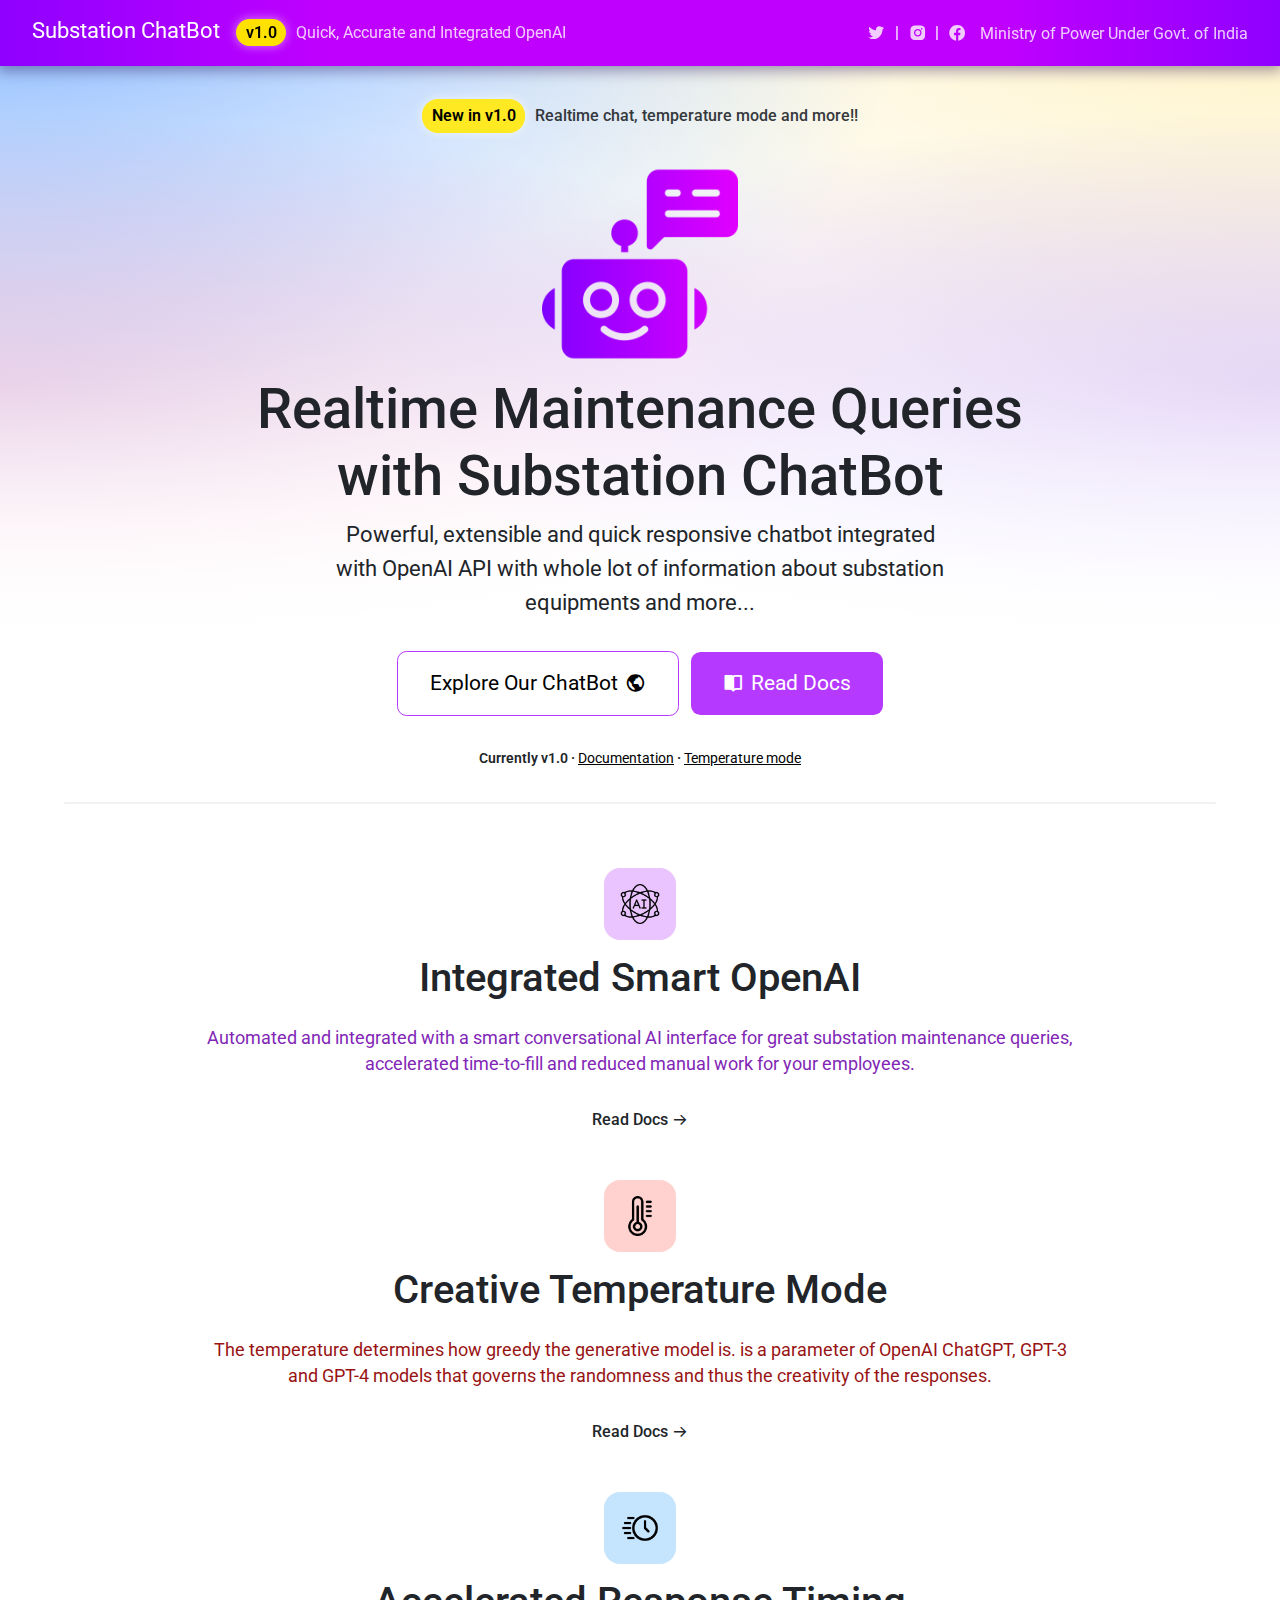
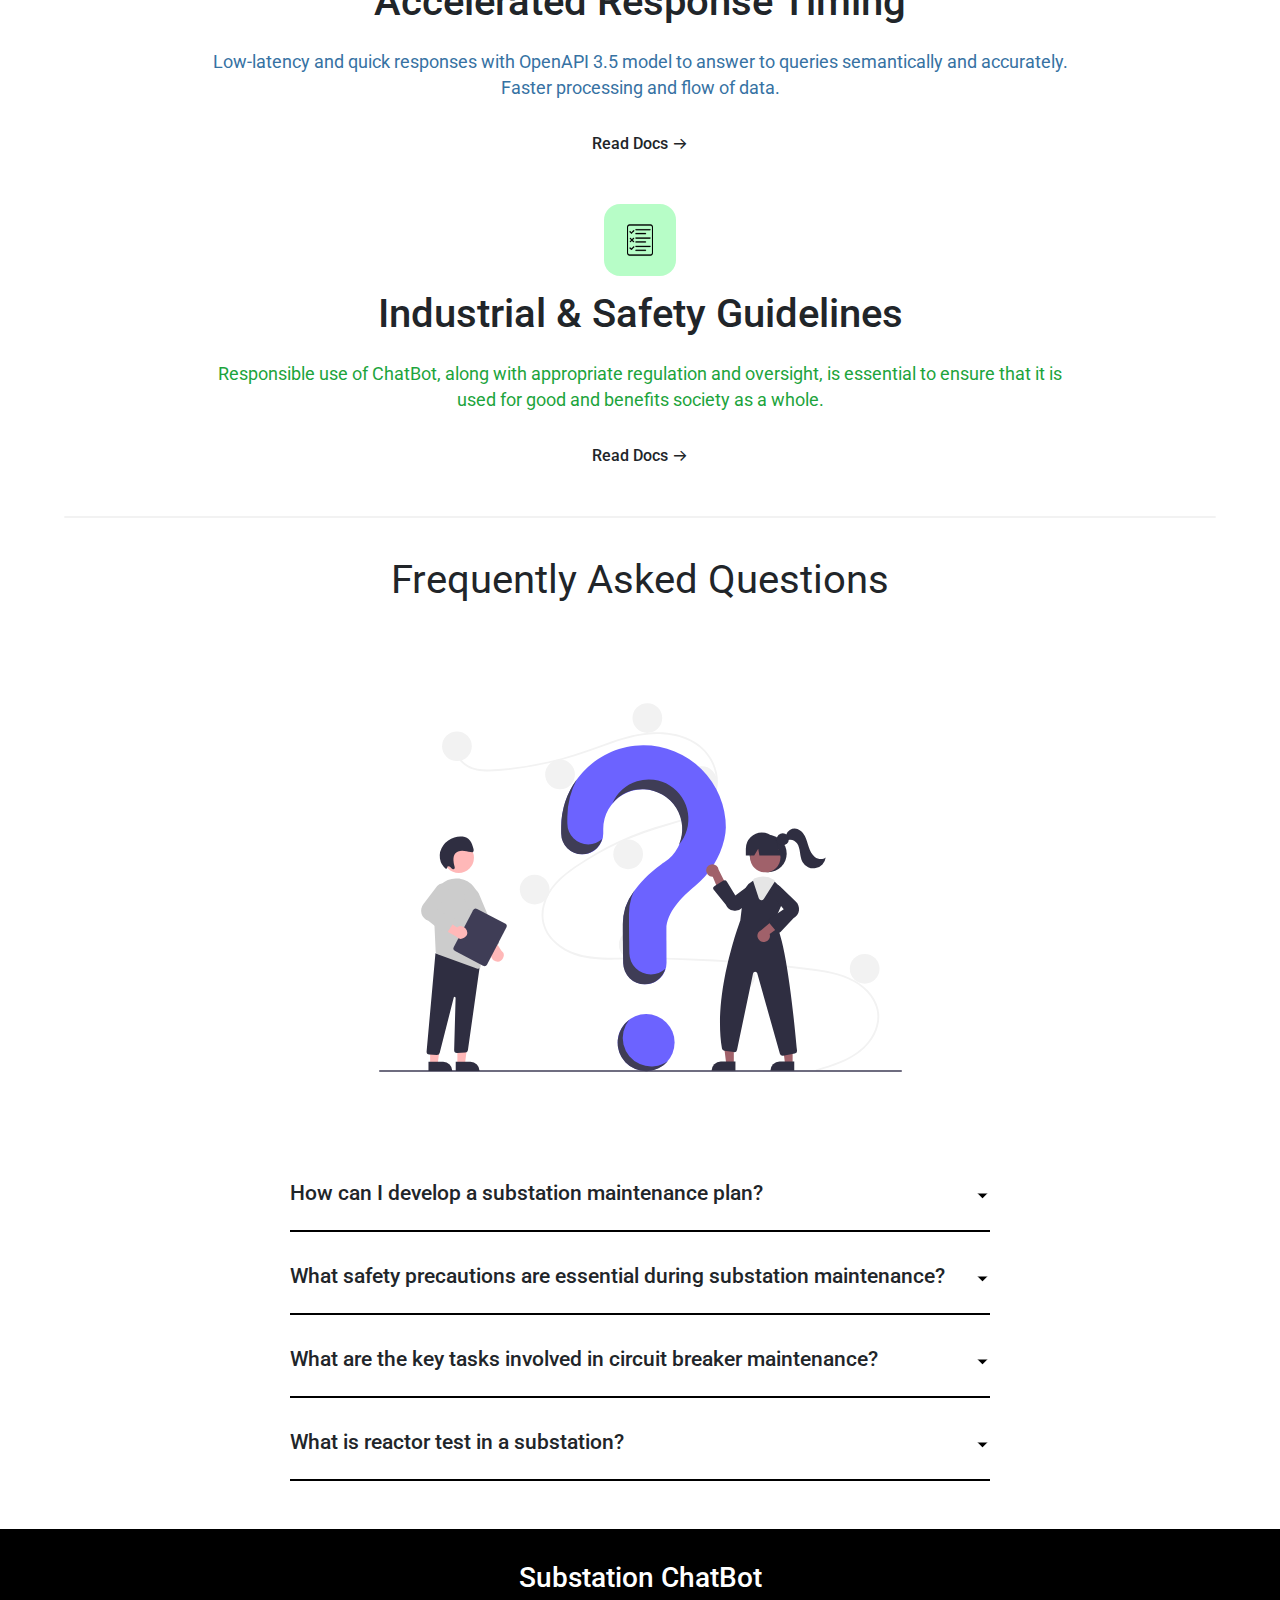
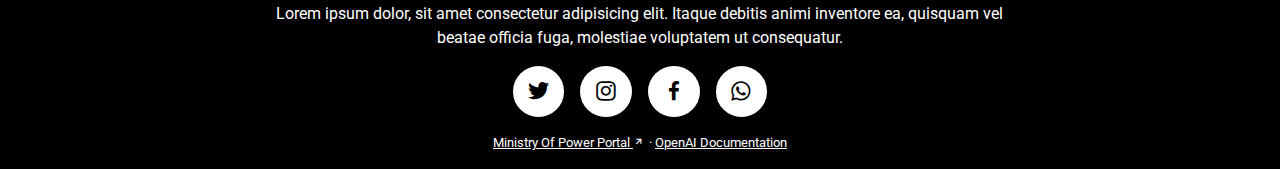
<file: index.html>
<!DOCTYPE html>
<html lang="en">
<head>
  <meta charset="UTF-8">
  <meta name="viewport" content="width=device-width, initial-scale=1.0">
  <title>Substation Maintenance Website</title>
  <link rel="stylesheet" href="https://cdnjs.cloudflare.com/ajax/libs/font-awesome/6.4.2/css/all.min.css" integrity="sha512-z3gLpd7yknf1YoNbCzqRKc4qyor8gaKU1qmn+CShxbuBusANI9QpRohGBreCFkKxLhei6S9CQXFEbbKuqLg0DA==" crossorigin="anonymous" referrerpolicy="no-referrer" />
  <link rel="stylesheet" href="https://cdn.jsdelivr.net/npm/bootstrap@5.3.2/dist/css/bootstrap.min.css
  ">
  <link href='https://unpkg.com/boxicons@2.1.4/css/boxicons.min.css' rel='stylesheet'>
  <link rel="stylesheet" href="style.css">
</head>
<body>
  <!-- Responsive Navbar -->
  <div class="navbar">
    <div class="left-nav">
      <div class="nav-logo">
        <!-- <img src="chatbot.png" alt="chatbot"> -->
        <p class="logo-name">Substation ChatBot</p>
      </div>
      <div class="nav-features">
        <div class="features-badge">v1.0</div>
        <p class="features">Quick, Accurate and Integrated OpenAI</p>
      </div>
    </div>
    <div class="right-nav">
      <span class="socials">
        <i class='bx bxl-twitter' ></i> | <i class='bx bxl-instagram-alt' ></i> | <i class='bx bxl-facebook-circle' ></i> &nbsp;<span>Ministry of Power Under Govt. of India</span>
      </span>
    </div>
  </div>
  <!-- Main Page -->
  <div class="landing-page">
    <div class="landing-feature">
      <div class="landing-features-badge">New in v1.0</div>
      <p class="landing-features">Realtime chat, temperature mode and more!!</p>
    </div>
    <div class="landing-banner">
      <div class="chatbot-logo">
        <img src="chatbot (1).png" alt="chatbotlogo">
      </div>
      <h2 class="landing-title">Realtime Maintenance Queries with Substation ChatBot</h2>
      <p class="landing-desc">Powerful, extensible and quick responsive chatbot integrated with OpenAI API with whole lot of information about substation equipments and more...</p>
    </div>
    <div class="landing-buttons">
      <button id="explore">Explore Our ChatBot <i class='bx bx-world'></i></button>
      <button id="docs"><i class='bx bxs-book-open' ></i> Read Docs</button>
    </div>
    <p class="landing-footer">Currently v1.0 &middot; <a href="">Documentation</a> &middot; <a href="">Temperature mode</a></p>
  </div>
  <div class="line"></div>
  <div class="feature-section">
    <div class="feature">
      <div class="feature-icon" id="purple-icon">
        <img src="artificial-intelligence.png" alt="aiicon">
      </div>
      <h2 class="feature-title">Integrated Smart OpenAI</h2>
      <p class="feature-content">Automated and integrated with a smart conversational AI interface for great substation maintenance queries, accelerated time-to-fill and reduced manual work for your employees.</p>
      <span class="feature-link">Read Docs <i style = "transform: rotate(180deg);" class='bx bx-arrow-back'></i></span>
    </div>
    <div class="feature">
      <div class="feature-icon" id="red-icon">
        <img src="thermometer.png" alt="temperature">
      </div>
      <h2 class="feature-title">Creative Temperature Mode</h2>
      <p class="feature-content">The temperature determines how greedy the generative model is. is a parameter of OpenAI ChatGPT, GPT-3 and GPT-4 models that governs the randomness and thus the creativity of the responses.</p>
      <span class="feature-link">Read Docs <i style = "transform: rotate(180deg);" class='bx bx-arrow-back'></i></span>
    </div>
    <div class="feature">
      <div class="feature-icon" id="blue-icon">
        <img src="time.png" alt="quick">
      </div>
      <h2 class="feature-title">Accelerated Response Timing</h2>
      <p class="feature-content">Low-latency and quick responses with OpenAPI 3.5 model to answer to queries semantically and accurately. Faster processing and flow of data.</p>
      <span class="feature-link">Read Docs <i style = "transform: rotate(180deg);" class='bx bx-arrow-back'></i></span>
    </div>
    <div class="feature">
      <div class="feature-icon" id="green-icon">
        <img src="guidelines.png" alt="guidelines">
      </div>
      <h2 class="feature-title">Industrial & Safety Guidelines</h2>
      <p class="feature-content">Responsible use of ChatBot, along with appropriate regulation and oversight, is essential to ensure that it is used for good and benefits society as a whole.</p>
      <span class="feature-link">Read Docs <i style = "transform: rotate(180deg);text-decoration: none;" class='bx bx-arrow-back'></i></span>
    </div>
  </div>
  <div class="line"></div>
  <!-- FAQ - Accordion -->
  <p class="faq-title">Frequently Asked Questions</p>
  <div class="faq-container">
    <div class="faq-img">
      <img src="faq.svg" alt="faq">
    </div>
    <div class="faq-group">
      <div class="faq">
        <div class="question">
          <h3>How can I develop a substation maintenance plan?</h3>

          <svg width="15" height="10" viewBox="0 0 42 25">
            <path
              d="M3 3L21 21L39 3"
              stroke="white"
              stroke-width="7"
              stroke-linecap="round"
            />
          </svg>
        </div>
        <div class="answer">
          <p>
            Developing a maintenance plan involves assessing the specific needs of your substation, setting maintenance schedules, budgeting for resources, and ensuring compliance with relevant standards and regulations.
          </p>
        </div>
      </div>
      
      <div class="faq">
        <div class="question">
          <h3>What safety precautions are essential during substation maintenance?</h3>

          <svg width="15" height="10" viewBox="0 0 42 25">
            <path
              d="M3 3L21 21L39 3"
              stroke="white"
              stroke-width="7"
              stroke-linecap="round"
            />
          </svg>
        </div>
        <div class="answer">
          <p>
            Safety is paramount during substation maintenance. Technicians should wear appropriate personal protective equipment (PPE), follow lockout/tagout procedures, and be trained in handling high-voltage equipment.
          </p>
        </div>
      </div>

      <div class="faq">
        <div class="question">
          <h3>What are the key tasks involved in circuit breaker maintenance?</h3>

          <svg width="15" height="10" viewBox="0 0 42 25">
            <path
              d="M3 3L21 21L39 3"
              stroke="white"
              stroke-width="7"
              stroke-linecap="round"
            />
          </svg>
        </div>
        <div class="answer">
          <p>
            Circuit breaker maintenance involves testing, cleaning, lubrication, and inspection to ensure proper operation, including verifying the arc quenching capability and checking control circuits.
          </p>
        </div>
      </div>

      <div class="faq">
        <div class="question">
          <h3>What is reactor test in a substation?</h3>

          <svg width="15" height="10" viewBox="0 0 42 25">
            <path
              d="M3 3L21 21L39 3"
              stroke="white"
              stroke-width="7"
              stroke-linecap="round"
            />
          </svg>
        </div>
        <div class="answer">
          <p>
            A reactor test is a procedure used in nuclear power plants to assess the safety and performance of nuclear reactors. During a reactor test, various parameters, such as temperature, pressure, and reactor power output, are measured and controlled to ensure that the reactor operates within safe limits.
          </p>
        </div>
      </div>
    </div>
  </div>
  <!-- Footer -->
  <footer>
    <h3>Substation ChatBot</h3>
    <p>Lorem ipsum dolor, sit amet consectetur adipisicing elit. Itaque debitis animi inventore ea, quisquam vel beatae officia fuga, molestiae voluptatem ut consequatur.</p>
    <div class="social-icons">
      <i class='bx bxl-twitter' ></i>
      <i class='bx bxl-instagram' ></i>
      <i class='bx bxl-facebook' ></i>
      <i class='bx bxl-whatsapp' ></i>
    </div>
    <span class="footer-links"><a href="">Ministry Of Power Portal <i style="transform: rotate(-45deg);" class='bx bx-right-arrow-alt' ></i></a> &middot; <a href="">OpenAI Documentation</a></span>
  </footer>
  <script src="https://cdn.jsdelivr.net/npm/bootstrap@5.3.2/dist/js/bootstrap.bundle.min.js"></script>
  <script src="index.js"></script>
</body>
</html>
</file>
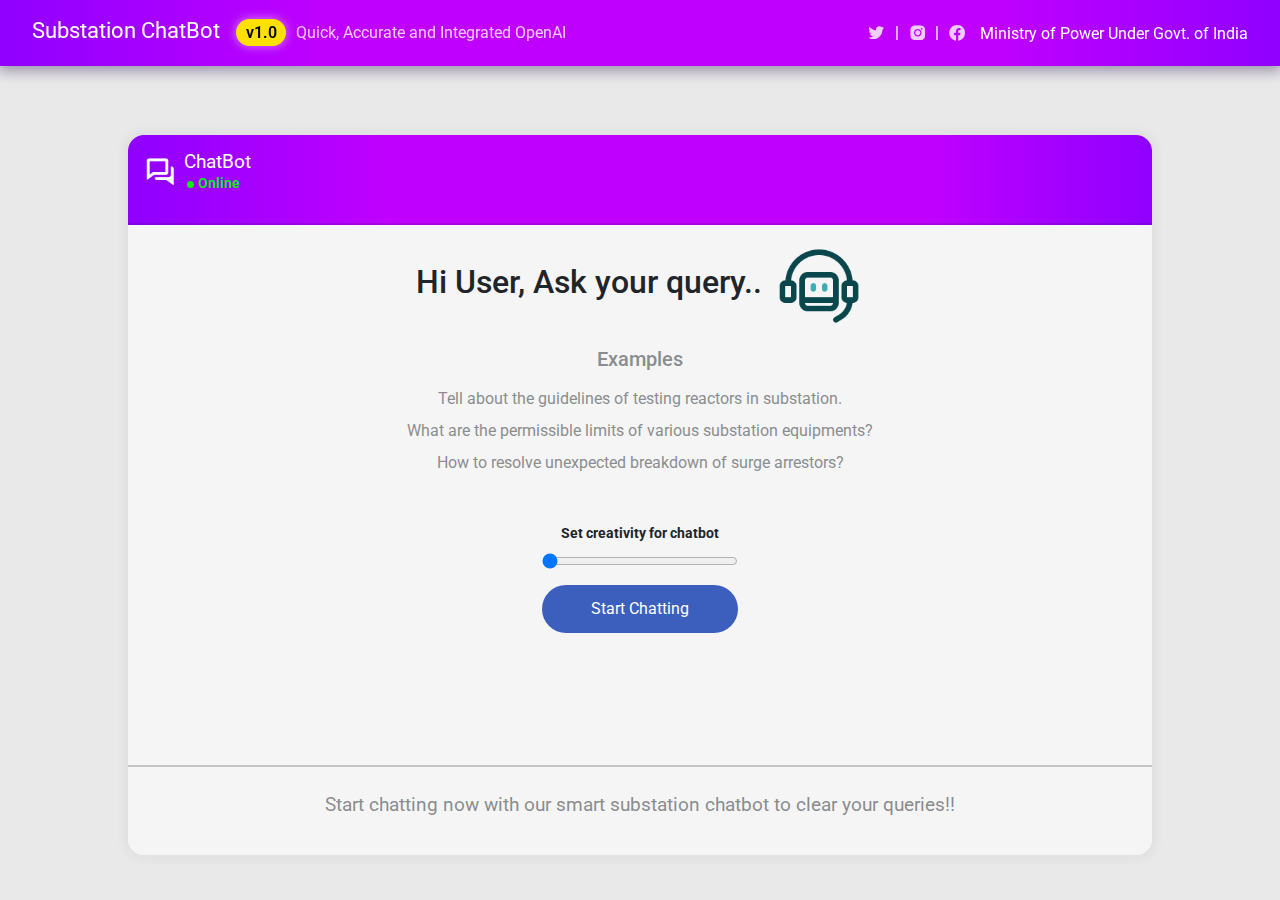
<file: chatbot.html>
<!DOCTYPE html>
<html lang="en">
<head>
    <meta charset="UTF-8">
    <meta name="viewport" content="width=device-width, initial-scale=1.0">
    <title>Enter Details</title>
    <link rel="stylesheet" href="https://cdn.jsdelivr.net/npm/bootstrap@5.3.1/dist/css/bootstrap.min.css
    ">
    <link href='https://unpkg.com/boxicons@2.1.4/css/boxicons.min.css' rel='stylesheet'>
    <link rel="stylesheet" href="chatbot.css">
</head>
<body>
    <!-- Responsive Navbar -->
    <div class="navbar">
        <div class="left-nav">
          <div class="nav-logo">
            <!-- <img src="chatbot.png" alt="chatbot"> -->
            <p class="logo-name">Substation ChatBot</p>
          </div>
          <div class="nav-features">
            <div class="features-badge">v1.0</div>
            <p class="features">Quick, Accurate and Integrated OpenAI</p>
          </div>
        </div>
        <div class="right-nav">
          <span class="socials">
            <i class='bx bxl-twitter' ></i> | <i class='bx bxl-instagram-alt' ></i> | <i class='bx bxl-facebook-circle' ></i> &nbsp;<span>Ministry of Power Under Govt. of India</span>
          </span>
        </div>
      </div>
    <!-- Chatbot -->
    <div class="chatbot">
        <div class="chatbot-header">
            <div class="status">
                <i class='bx bx-conversation'></i>
                <div class="status-combine">
                    <p class="chatbot-name">ChatBot</p>
                    <div class="chatbot-status">
                        <div class="online-icon"></div>
                        <p>Online</p>
                    </div>
                </div>
            </div>
        </div>
        <div class="chatbot-body">
            <!-- Starting Intro -->
            <div class="welcome-chat">
                <h2>Hi User, Ask your query..</h2>
                <img src="customer-service.png" alt="chat-icon">
            </div>
            <!-- <div class="examples-ques">
                <h5>Examples</h5>
                <div class="examples-container">
                    <p class="example">Tell about the guidelines of testing reactors in substation.</p>
                    <p class="example">What are the permissible limits of various substation equipments?</p>
                    <p class="example">How to resolve unexpected breakdown of surge arrestors?</p>
                    <p class="example">Elaborate the safety guidelines and precautions to test a reactor.</p>
                </div>
            </div> -->
            <div class="example-ques">
                <h5>Examples</h5>
                <div class="example-container">
                    <div class="example"><p>Tell about the guidelines of testing reactors in substation.</p></div>
                    <div class="example"><p>What are the permissible limits of various substation equipments?</p></div>
                    <div class="example"><p>How to resolve unexpected breakdown of surge arrestors?</p></div>
                </div>
            </div>
            <form id="start-form" action="">
                <p>Set creativity for chatbot</p>
                <input type="range" min="0" max="1" step="0.1" value="0">
                <button type="submit">Start Chatting</button>
            </form>
            <!-- Main Chat Section -->
            <!-- <div class="chat-msg-box">
                <div class="chat-icon">
                    <img src="customer-service.png" alt="chat-icon">
                </div>
                <div class="chat-content">
                    <p class="role" style="font-size: 0.875rem;position: absolute;top: -15px;">Chatbot</p>
                    <div class="chat-msg">Hi! How may I help you?</div>
                </div>
                
            </div> 
            <div class="user-msg-box">
                <div class="user-content">
                    <p class="role" style="font-size: 0.875rem;position: absolute;top: -15px;align-self: flex-end;">You</p>
                    <div class="user-msg">Who is better player, messi or ronaldo?</div>
                </div>
                <div class="user-icon">
                    <img src="user-removebg-preview.png" alt="usericon">
                </div>
            </div> -->
        </div>
        <div class="chatbot-msg">
            <p>Start chatting now with our smart substation chatbot to clear your queries!!</p>
            <!-- <form action="/chatbot/newq" method="get">
                <div class="input-group mb-3">
                    <input autocomplete="off" name="q" type="text" class="form-control" placeholder="Ask anything and get standard results..." aria-label="Recipient's username" aria-describedby="button-addon2">
                    <button class="btn btn-outline-secondary" type="submit" id="button-addon2"><i class='bx bxs-send'></i></button>
                </div>
            </form> -->
        </div>
    </div>
    <script src="https://cdn.jsdelivr.net/npm/bootstrap@5.3.1/dist/js/bootstrap.bundle.min.js
    "></script>
    <!-- <script src="chatbot.js"></script> -->
</body>
</html>
</file>
<file: style.css>
@import url('https://fonts.googleapis.com/css2?family=Roboto:wght@300;400;500;700;900&display=swap');

* {
    margin: 0;
    padding: 0;
    box-sizing: border-box;
    font-family: 'Roboto', sans-serif;
    /* border: 1px solid black; */
}

::-webkit-scrollbar {
    width: 0.5rem;
}

::-webkit-scrollbar-thumb {
    background: linear-gradient(90deg, rgb(176, 72, 255) 0%, rgb(211, 78, 255) 26%, rgb(212, 83, 255) 78%, rgb(182, 87, 255) 100%);
    border-radius: 1rem;
    /* border: .5rem solid transparent; */
    background-clip: content-box;
}

::-webkit-scrollbar-track {
    background: transparent;
}

:root {
    --bd-violet-rgb: 112.520718,44.062154,249.437846;
    --bd-accent-rgb: 255,228,132;
    --bd-pink-rgb: 214,51,132;
    --bs-primary-rgb: 13,110,253;
    --bs-body-bg-rgb: 255,255,255;
}

body {
    width: 100%;
    height: 100vh;
}

.navbar {
    width: 100%;
    display: flex;
    align-items: center;
    justify-content: space-between;
    padding: 0.5rem 2rem;
    background: linear-gradient(90deg, rgba(143,0,255,1) 0%, rgba(192,0,255,1) 26%, rgba(192,0,255,1) 78%, rgba(143,0,255,1) 100%);
    color: #fff;
    box-shadow: 0 3px 13px 2px #1a034862;
    position: fixed;
    top: 0;
    z-index: 999;
}

.navbar .left-nav {
    display: flex;
    align-items: center;
    justify-content: center;
    gap: 1rem;
}

.nav-logo {
    display: flex;
    gap: 0.5rem;
    align-items: center;
    position: relative;
    bottom: 0.1rem;
}

.navbar .left-nav .nav-logo img {
    width: 40px;
    height: 40px;
}

.navbar .left-nav .nav-logo .logo-name {
    font-size: 1.4rem;
    position: relative;
    top: 0.5rem;
}

.navbar .left-nav .nav-features {
    display: flex;
    align-items: center;
    gap: 0.6rem;
}

.navbar .left-nav .nav-features .features-badge {
    background-color: rgb(255, 225, 0);
    color: #000;
    font-weight: 600;
    padding: 0.1rem 0.6rem;
    border-radius: 1rem;
    box-shadow: 0 0 10px 1px #ffffff6c;
}

.navbar .left-nav .nav-features .features {
    position: relative;
    top: 0.5rem;
    opacity: 0.8;
}

.navbar .right-nav {
    display: flex;
    justify-content: center;
    align-items: center;
    position: relative;
    bottom: 0.2rem;
}

.navbar .right-nav .socials i {
    padding: 0.3rem;
    position: relative;
    top: 0.2rem;
    font-size: 1.2rem;
    opacity: 0.8;
    cursor: pointer;
    transition: all 0.2s ease;
}

.navbar .right-nav .socials i:hover {
    opacity: 1;
}

.navbar .right-nav .socials span {
    position: relative;
    top: 0.1rem;
    transition: all 0.2s ease;
    opacity: 0.8;
}

@media (max-width: 1100px) {
    .right-nav .socials span {
        display: none;
    }
}

@media (max-width: 790px) {
    .features-badge, .features {
        display: none;
    }
}

@media (max-width: 470px) {
    .right-nav .socials {
        display: none;
    }
}

.landing-page {
    width: 100%;
    background-image: linear-gradient(180deg, rgba(var(--bs-body-bg-rgb), 0.01), rgba(var(--bs-body-bg-rgb), 1) 85%),radial-gradient(ellipse at top left, rgba(var(--bs-primary-rgb), 0.5), transparent 50%),radial-gradient(ellipse at top right, rgba(var(--bd-accent-rgb), 0.5), transparent 50%),radial-gradient(ellipse at center right, rgba(var(--bd-violet-rgb), 0.5), transparent 50%),radial-gradient(ellipse at center left, rgba(var(--bd-pink-rgb), 0.5), transparent 50%);
}

.landing-page .landing-feature {
    width: 95%;
    display: flex;
    align-items: center;
    justify-content: center;
    margin: 0 auto;
    gap: 0.6rem;
    padding: 6rem 1rem 1rem 1rem;
    /* border: 1px solid black; */
}

.landing-page .landing-feature .landing-features-badge {
    background-color: rgb(255, 233, 34);
    color: #000;
    font-weight: 600;
    padding: 0.3rem 0.6rem;
    border-radius: 1rem;
    box-shadow: 0 0 10px 1px #ffffff93;
}

.landing-page .landing-feature .landing-features {
    position: relative;
    top: 0.5rem;
    font-weight: 500;
    opacity: 0.9;
    text-align: center;
}

@media (max-width: 570px) {
    .landing-page .landing-feature {
        flex-direction: column;
        gap: 0;
    }
}


.landing-banner {
    width: 100%;
    display: flex;
    flex-direction: column;
    margin-top: 1rem;
    padding: 1rem;
}

.landing-banner .chatbot-logo {
    display: grid;
    place-content: center;
    margin-top: -2rem;
}

.landing-banner .chatbot-logo img {
    width: 14rem;
    height: 14rem;
}

.landing-banner .landing-title {
    text-align: center;
    align-self: center;
    font-size: 3.5rem;
    width: 60%;
}

.landing-banner .landing-desc {
    text-align: center;
    align-self: center;
    font-size: 1.4rem;
    width: 50%;
}

.landing-page .landing-buttons {
    display: flex;
    align-items: center;
    justify-content: center;
    gap: 0.8rem;
    /* border: 1px solid black; */
}

.landing-page .landing-buttons button {
    padding: 1rem 2rem;
    border-radius: 0.6rem;
    border: 1px solid  #b639ff;
    font-size: 1.3rem;
    background-color: transparent;
    transition: all 0.2s ease;
}

.landing-page .landing-buttons button:nth-of-type(2) {
    border: none;
    background-color: #b639ff;
    color: #fff;
}

#explore, #docs {
    display: flex;
    align-items: center;
    gap: 0.4rem;
}

#explore:hover {
    border: none;
    background: #b639ff;
    color: #fff;
}

#explore i {
    transition: all 0.2s ease;
}

#explore:hover i {
    transform: translateX(0.2rem);
}

#docs i {
    transition: all 0.2s ease;
}

#docs:hover i {
    transform: translateX(-0.2rem);
}

#explore:hover ~ #docs {
    background-color: transparent;
    border: 1px solid #b639ff;
    color: #000;
}

@media (min-width: 1296px) {
    .landing-banner .landing-title {
        width: 55%;
    }
}

@media (max-width: 1296px) {
    .landing-banner .landing-title {
        width: 65%;
    }
}

@media (max-width: 736px){
    .landing-banner .landing-title {
        font-size: 2.5rem;
        width: 100%;
    }

    .landing-banner .landing-desc {
        font-size: 1rem;
        width: 80%;
    }

    .landing-page .landing-buttons button {
        font-size: 1rem;
        padding: 1rem;
    }
}

@media (max-width : 460px) {
    .landing-banner .landing-title {
        width: 100%;
    }

    .landing-page .landing-buttons button {
        font-size: 0.8rem;
        padding: 0.6rem;
    }
}

@media (max-width: 330px) {
    .landing-banner .landing-title {
        font-size: 2rem;
        width: 100%;
    }

    .landing-page .landing-buttons button {
        font-size: 0.8rem;
        padding: 0.6rem;
    }
}

@media (max-width: 290px) {
    .landing-page .landing-buttons {
        padding: 0.1rem;
    }
    .landing-page .landing-buttons button {
        font-size: 0.8rem;
        padding: 0.6rem;
    }
}

@media (max-width: 905px) {
    .landing-banner .landing-title {
        width: 80%;
    }
}

.landing-footer {
    font-size: 0.9rem;
    font-weight: 600;
    text-align: center;
    margin-top: 2rem;
}

.landing-footer a {
    color: #000;
    font-weight: 400;
}

.feature-section {
    width: 100%;
    display: flex;
    flex-direction: column;
    margin-top: 3rem;
    gap: 1rem;
}

.feature-section .feature {
    width: 100%;
    padding: 1rem;
    display: flex;
    flex-direction: column;
    align-items: center;
    gap: 0.9rem;
    /* border: 1px solid black; */
}

.feature-section .feature .feature-icon {
    padding: 1rem;
    border-radius: 1rem;
    display: grid;
    place-content: center;
}

.feature-section .feature .feature-icon img {
    height: 40px;
    width: 40px;
}

.feature .feature-title {
    font-size: 2.5rem;
    font-weight: 500;
}

.feature .feature-content {
    width: 70%;
    text-align: center;
    font-size: 1.1rem;
}

.feature #purple-icon {
    background-color: #b639ff4c;
}

#purple-icon ~ .feature-content {
    color: #8126b6;
}

.feature #red-icon {
    background-color: #ff6d624e;
}

#red-icon ~ .feature-content {
    color: #981313;
}

.feature #blue-icon {
    background-color: #76c1ff6c;
}

#blue-icon ~ .feature-content {
    color: #3672a3;
}

.feature #green-icon {
    background-color: #2bf85b57;
}

#green-icon ~ .feature-content {
    color: #1ca43c;
}

.feature .feature-link {
    display: flex;
    align-items:  center;
    gap: 0.3rem;
    transition: all 0.2s ease;
    cursor: pointer;
    font-weight: 500;
}

.feature .feature-link:hover {
    gap: 0.5rem;
    color: royalblue;
}

@media (max-width: 800px) {
    .feature .feature-title {
        font-size: 2rem;
    }
}

@media (max-width: 480px) {
    .feature-section .feature .feature-icon img{
        height: 35px;
        width: 35px;
    }

    .landing-footer {
        font-size: 0.7rem;
    }

    .feature .feature-title {
        font-size: 1.5rem;
    }

    .feature .feature-content {
        font-size: 1rem;
    }

    .feature .feature-link {
        font-size: 0.875rem;
    }
}

@media (max-width: 375px) {
    .feature-section .feature .feature-icon img{
        height: 25px;
        width: 25px;
    }

    .feature .feature-title {
        font-size: 1.1rem;
    }

    .feature .feature-content {
        font-size: 0.9rem;
    }

    .feature .feature-link {
        font-size: 0.8rem;
    }
}

@media (min-width: 1297px) {
    .feature .feature-content {
        width: 50%;
    }
}

.line {
    height: 2px;
    background-color: black;
    opacity: 0.05;
    width: 90%;
    margin: 2rem auto;
    border-radius: 2rem;
}

/* Accordion - FAQ */

.faq-title {
    font-size: 2.5rem;
    text-align: center;
}

.faq-container {
    display: flex;
    align-items: center;
    justify-content: space-evenly;
}

.faq-img {
    display: grid;
    place-content: center;
}

.faq-img img {
    width: 523px;
    height: 523px;
}

.faq {
    max-width: 700px;
    margin-top: 2rem;
    padding-bottom: 1rem;
    border-bottom: 2px solid black;
    cursor: pointer;
}

.question {
    display: flex;
    justify-content: space-between;
    align-items: center;
}

.question h3 {
    font-size: 1.3rem;
}

.answer {
    max-height: 0;
    overflow: hidden;
    transition: all 1s ease;
}

.answer p {
    padding-top: 1rem;
    line-height: 1.6rem;
    font-size: 1.1rem;
}

.faq.active .answer {
    max-height: 300px;
    animation: fade 0.5s ease-in-out;
}

.faq.active svg {
    transform: rotate(180deg);
}

.faq svg {
    transition: transform 0.3s ease-in;
}

@keyframes fade {
    from {
        opacity: 0;
        transform: translateY(-10px);
    }
    to {
        opacity: 1;
        transform: translateY(0px);
    }
}

footer {
    width: 100%;
    background: #000;
    color: #fff;
    padding: 2rem 1rem 1rem 1rem;
    display: flex;
    flex-direction: column;
    align-items: center;
}

footer h3 {
    text-align: center;
}

footer p {
    text-align: center;
    width: 60%;
}

.social-icons {
    display: flex;
    align-items: center;
    gap: 1rem;
}

.social-icons i {
    font-size: 1.6rem;
    padding: 0.8rem;
    background: #fff;
    color: #000;
    border-radius: 50%;
}

.footer-links {
    font-size: 0.8rem;
    margin-top: 1rem;
}

.footer-links a {
    color: #fff;
}

@media (max-width: 1350px) {
    .faq-container {
        flex-direction: column;
        margin-bottom: 3rem;
    }
}

@media (max-width: 800px) {
    .faq {
        max-width: 600px;
    }
}

@media (max-width: 690px) {
    .faq {
        max-width: 500px;
    }

    .question {
        font-size: 1.3rem;
    }

    .answer p {
        size: 1rem;
    }

    .faq-title {
        font-size: 2rem;
    }
}

@media (max-width: 580px) {
    .faq {
        max-width: 450px;
    }

    .faq-img img {
        width: 400px;
        height: 400px;
    }

    .question h3 {
        font-size: 1.5rem;
    }

    .answer p {
        font-size: 1.2rem;
    }
}

@media (max-width: 500px) {
    .faq {
        max-width: 350px;
    }

    .question h3 {
        font-size: 1.3rem;
    }

    .answer p {
        font-size: 1rem;
    }

    .faq-img img {
        width: 300px;
        height: 300px;
    }

    .faq-title {
        font-size: 1.75rem;
    }

    .footer-links {
        font-size: 0.65rem;
    }
}

@media (max-width: 440px) {
    .faq {
        max-width: 300px;
    }

    .question h3 {
        font-size: 1.1rem;
    }

    .answer p {
        font-size: 0.875rem;
    }

    .faq-title {
        font-size: 1.4rem;
    }
}

@media (max-width: 374px) {
    .faq {
        max-width: 270px;
    }

    .question h3 {
        font-size: 1rem;
    }

    .answer p {
        font-size: 0.8rem;
    }

    .faq-title {
        font-size: 1.25rem;
    }
}
</file>
<file: chatbot.css>
@import url('https://fonts.googleapis.com/css2?family=Roboto:wght@300;400;500;700;900&display=swap');

* {
    margin: 0;
    padding: 0;
    box-sizing: border-box;
    font-family: 'Roboto', sans-serif;
    /* border: 1px solid black; */
}

*::selection {
    color: #fff;
    background-color: #000;
}

:root {
    --bd-violet-rgb: 112.520718,44.062154,249.437846;
    --bd-accent-rgb: 255,228,132;
    --bd-pink-rgb: 214,51,132;
    --bs-primary-rgb: 13,110,253;
    --bs-body-bg-rgb: 255,255,255;
}

body {
    width: 100%;
    height: 85vh;
    position: relative;
    background: #e9e9e9;
}

.chatbot {
    background-color: #fff;
    height: 80vh;
    width: 80vw;
    margin: 0 auto;
    margin-top: 15vh;
    border-radius: 1rem;
    transition: all 0.1s ease;
    box-shadow: 0 0 10px 5px rgba(0, 0, 0, 0.04);
    z-index: 899;
}

@media (max-width: 500px) {
    .chatbot {
        width: 90vw;
    }
}

.chatbot-header {
    display: flex;
    width: 100%;
    height: 10vh;
    border-bottom: 2px solid rgba(0, 0, 0, 0.1);
    z-index: 999;
    background: linear-gradient(90deg, rgba(143,0,255,1) 0%, rgba(192,0,255,1) 26%, rgba(192,0,255,1) 78%, rgba(143,0,255,1) 100%);
    border-top-left-radius: 1rem;
    border-top-right-radius: 1rem;
    position: relative;
    color: #fff;
    user-select: none;
}

.chatbot-header .status {
    display: flex;
    position: absolute;
    top: 1.3rem;
    left: 1rem;
}

@media (max-width: 1024px) {
    .chatbot-header .status {
        top: 1.1rem;
    }
}

.chatbot i {
    font-size: 2rem;
    margin-right: 0.5rem;
    
}

.chatbot p {
    font-size: 1.2rem;
    margin-top: -0.5rem;
}

.chatbot-header .status .chatbot-status {
    display: flex;
    position: relative;
}

.chatbot-header .status .chatbot-status p{
    font-size: 0.9rem;
    position: absolute;
    left: 0.9rem;
    top: -0.7rem; 
    font-weight:600;
    color: rgb(11, 244, 11);
}

.online-icon {
    position: absolute;
    top: -0.75rem;  
    left: 0.2rem;
    height: 7px;
    width: 7px;
    border-radius: 50%;
    background-color: rgb(11, 244, 11);
}

.chatbot-body {
    padding: 2.5rem 1.5rem;
    width: 100%;
    height: 60vh;
    overflow-x: hidden;
    overflow-y: auto;
    display: flex;
    flex-direction: column;
    gap: 4rem;
    position: relative;
    background: #f5f5f5;
}

@media(max-width:300px) {
    .chatbot-body {
        gap: 5rem;
    }
}

.chatbot-body::-webkit-scrollbar {
    width: 0.7rem;
}

.chatbot-body::-webkit-scrollbar-thumb {
    background: linear-gradient(90deg, rgb(176, 72, 255) 0%, rgb(211, 78, 255) 26%, rgb(212, 83, 255) 78%, rgb(182, 87, 255) 100%);
    border-radius: 1rem;
    /* border: .5rem solid transparent; */
    background-clip: content-box;
}

.chatbot-body::-webkit-scrollbar-track {
    background-color: transparent;   
}

.chatbot-body .chat-msg-box {
    width: 100%;
    display: flex;
    align-items: center;
    gap: 0.4rem;
    /* border: 1px solid black; */
}

.chat-content {
    display: flex;
    flex-direction: column;
    /* border: 1px solid black; */
    position: relative;
}

.chat-msg-box .chat-icon {
    display: grid;
    place-content: center;
    align-self: flex-start;
    /* border: 1px solid black; */
    border-radius: 50%;
    background-color: #e1e1e1;
    padding: 0.2rem;
}

.chat-msg-box .chat-icon img {
    width: 40px;
    height: 40px;
}

.chat-msg-box .chat-msg {
    border: 2px solid #C001FF;
    color: #C001FF;
    border-radius: 1rem;
    border-top-left-radius: 0;
    padding: 0.6rem;
}

.chatbot-body .user-msg-box {
    width: 100%;
    display: flex;
    justify-content: flex-end;
    align-items: center;
    gap: 0.4rem;
    /* border: 1px solid black; */
}

.user-content {
    display: flex;
    flex-direction: column;
    /* border: 1px solid black; */
    position: relative;
}

.user-msg-box .user-icon {
    display: grid;
    place-content: center;
    align-self: flex-start;
    border-radius: 50%;
    background-color: #e1e1e1;
    padding: 0.4rem;
}

.user-msg-box .user-icon img {
    height: 30px;
    width: 30px;
    position: relative;
    bottom: 0.1rem;
}

.user-msg-box .user-msg {
    background: #C001FF;
    color: #fff;
    padding: 0.6rem;
    border-radius: 1rem;
    border-top-right-radius: 0;
}

.chatbot-msg {
    width: 100%;
    height: 10vh;
    border-top: 2px solid rgba(0, 0, 0, 0.2);
    background: #f5f5f5;
    border-bottom-right-radius: 1rem;
    border-bottom-left-radius: 1rem;
    user-select: none;
    position: relative;
}

.input-group {
    padding: 1rem;
}

.input-group .form-control {
    border: 1px solid #C001FF;
}

.btn-outline-secondary {
    border-color: #C001FF;
    color: #C001FF;
    display: grid;
    place-content: center;
    border-left: none;
    background-color: #fff;
}

.btn-outline-secondary i {
    font-size: 1.4rem;
    position: relative;
    left: 0.3rem;
    transform: rotate(-30deg) translateX(2px);
}

.btn-outline-secondary:hover{
    background-color: #C001FF;
}

.navbar {
    width: 100%;
    display: flex;
    align-items: center;
    justify-content: space-between;
    padding: 0.5rem 2rem;
    background: linear-gradient(90deg, rgba(143,0,255,1) 0%, rgba(192,0,255,1) 26%, rgba(192,0,255,1) 78%, rgba(143,0,255,1) 100%);
    color: #fff;
    box-shadow: 0 3px 13px 2px #1a034862;
    position: fixed;
    top: 0;
    z-index: 999;
    user-select: none;
}

.navbar .left-nav {
    display: flex;
    align-items: center;
    justify-content: center;
    gap: 1rem;
}

.nav-logo {
    display: flex;
    gap: 0.5rem;
    align-items: center;
    position: relative;
    bottom: 0.1rem;
}

.navbar .left-nav .nav-logo img {
    width: 40px;
    height: 40px;
}

.navbar .left-nav .nav-logo .logo-name {
    font-size: 1.4rem;
    position: relative;
    top: 0.5rem;
}

.navbar .left-nav .nav-features {
    display: flex;
    align-items: center;
    gap: 0.6rem;
}

.navbar .left-nav .nav-features .features-badge {
    background-color: rgb(255, 225, 0);
    color: #000;
    font-weight: 600;
    padding: 0.1rem 0.6rem;
    border-radius: 1rem;
    box-shadow: 0 0 10px 1px #ffffff6c;
}

.navbar .left-nav .nav-features .features {
    position: relative;
    top: 0.5rem;
    opacity: 0.8;
}

.navbar .right-nav {
    display: flex;
    justify-content: center;
    align-items: center;
    position: relative;
    bottom: 0.2rem;
}

.navbar .right-nav .socials i {
    padding: 0.3rem;
    position: relative;
    top: 0.2rem;
    font-size: 1.2rem;
    opacity: 0.8;
    transition: all 0.2s ease;
    cursor: pointer;
}

.navbar .right-nav .socials i:hover {
    opacity: 1;
}

.navbar .right-nav .socials span {
    position: relative;
    top: 0.1rem;
    transition: all 0.2s ease;
}

@media (max-width: 1100px) {
    .right-nav .socials span {
        display: none;
    }
}

@media (max-width: 790px) {
    .features-badge, .features {
        display: none;
    }
}

@media (max-width: 470px) {
    .right-nav .socials {
        display: none;
    }
}

.form-control:focus, .form-select:valid:focus {
    box-shadow: none;
    border-right: none;
}

.welcome-chat {
    margin: 0 auto;
    display: flex;
    align-items: center;
    justify-self: center;
    gap: 0.8rem;
    margin-top: -1.5rem;
}

.welcome-chat img {
    width: 90px;
    height: 90px;
}

#start {
    display: block;
    margin: 0 auto;
    width: 10rem;
    height: 3rem;
    border: none;
    border-radius: 2rem;
    background: #3c5fbe;
    color: #fff;
}

.chatbot-msg p {
    text-align: center;
    margin-top: 1.5rem;
    opacity: 0.5;
}

#start-form {
    display: flex;
    flex-direction: column;
    width: 20%;
    gap: 1rem;
    margin-left: 40%;
    margin-top: -1.5rem;
}

#start-form p {
    text-align: center;
    font-size: 0.9rem;
    margin-bottom: -0.5rem;
    font-weight: 700;
}

#start-form button {
    height: 3rem;
    border-radius: 2rem;
    border: none;
    background-color: #3c5fbe;
    color: #fff;
}

@media (max-width: 1131px) {
    #start-form {
        width: 30%;
        margin-left: 35%;
    }

    .chatbot-msg p {
        font-size: 1rem;
    }
}

@media (max-width: 750px) {
    #start-form {
        width: 40%;
        margin-left: 30%;
    }

    .chatbot-msg p {
        font-size: 0.875rem;
    }
}

@media (max-width: 590px) {
    #start-form {
        width: 60%;
        margin-left: 20%;
    }

    .chatbot-msg p {
        font-size: 0.75rem;
        margin-top: 1rem;
    }

    .welcome-chat h2 {
        font-size: 1.5rem;
    }

    .welcome-chat img {
        height: 80px;
        width: 80px;
    }
}


@media (max-width: 370px) {
    #start-form {
        width: 80%;
        margin-left: 10%;
    }

    .chatbot-msg {
        padding: 0 1rem;
    }

    .chatbot-msg p {
        font-size: 0.75rem;
    }

    .welcome-chat h2 {
        font-size: 1.2rem;
    }

    .welcome-chat img {
        height: 60px;
        width: 60px;
    }
}


@media (max-width: 305px) {
    #start-form {
        width: 90%;
        margin-left: 5%;
    }

    .chatbot-msg p {
        font-size: 0.75rem;
    }

    #start-form button {
        height: 2rem;
        padding: 0.5rem;
        font-size: 0.8rem;
    }
}

.example-ques {
    opacity: 0.5;
    width: 100%;
    display: flex;
    flex-direction: column;
    align-items: center;
    gap: 1rem;
    margin-top: -3rem;
}

.example-ques .example-container {
    display: flex;
    flex-direction: column;
    gap: 0;
    align-items: center;
}

.example-container .example p {
    text-align: center;
    font-size: 1rem;
}

@media (max-width: 700px) {
    .example-container .example p {
        font-size: 0.875rem;
    }
}

@media (max-width: 615px) {
    .example-container .example p {
        font-size: 0.8rem;
    }
}

@media (max-width: 550px) {
    .example-container .example p {
        font-size: 0.75rem;
    }
}
</file>
